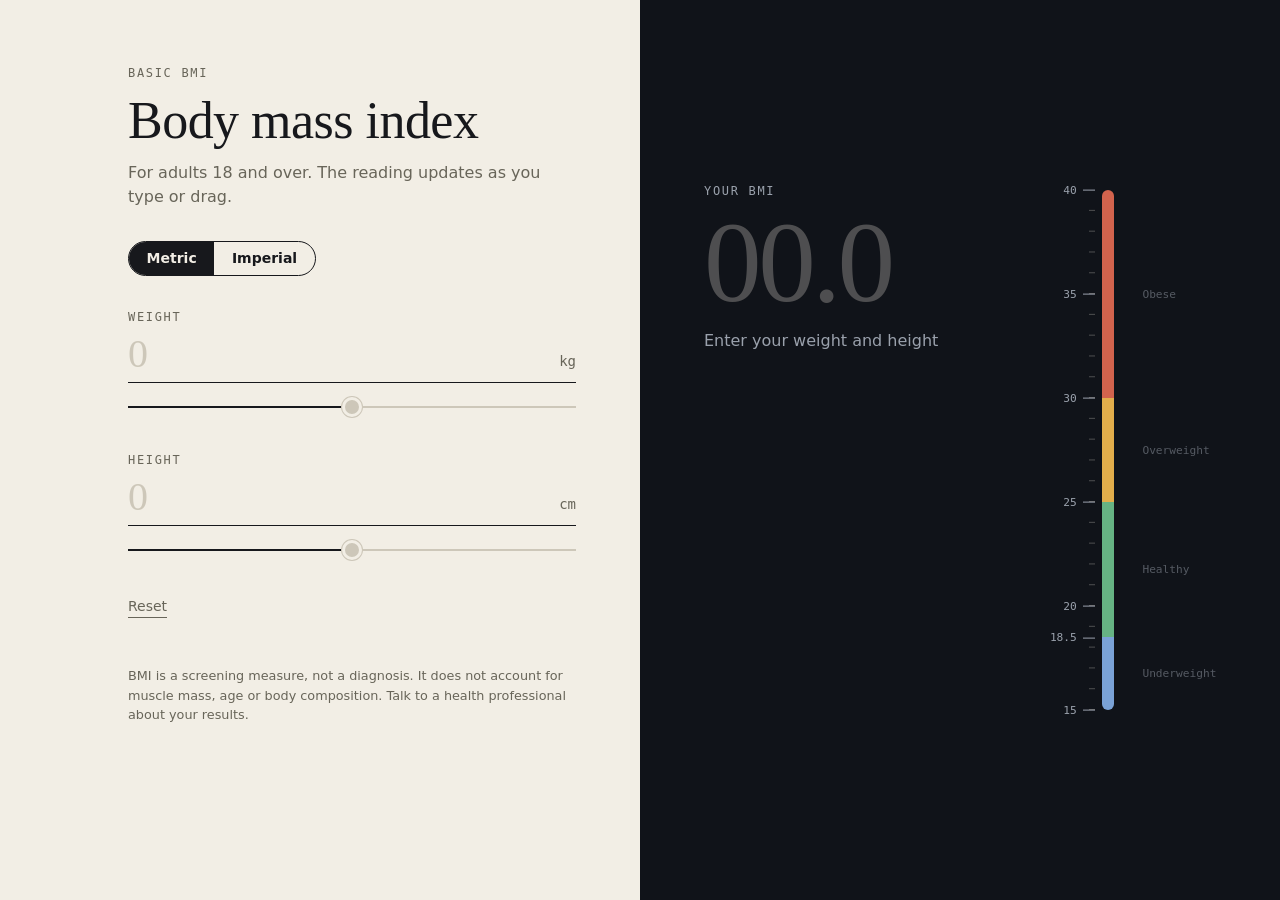
<file: BMI calculator prototype/index.html>
<!DOCTYPE html>
<html lang="en">
<head>
    <meta charset="utf-8">
    <meta name="viewport" content="width=device-width, initial-scale=1">
    <meta name="color-scheme" content="light dark">
    <title>Body Mass Index</title>
    <link rel="stylesheet" href="bmi.css">
</head>
<body>
    <div class="app">

        <main class="panel panel--input">
            <header class="intro">
                <p class="eyebrow">Basic BMI</p>
                <h1>Body mass index</h1>
                <p class="lead">For adults 18 and over. The reading updates as you type or drag.</p>
            </header>

            <form id="bmi-form" novalidate autocomplete="off">
                <fieldset class="units">
                    <legend class="visually-hidden">Units</legend>
                    <label class="units__option">
                        <input type="radio" name="units" value="metric" checked>
                        <span>Metric</span>
                    </label>
                    <label class="units__option">
                        <input type="radio" name="units" value="imperial">
                        <span>Imperial</span>
                    </label>
                </fieldset>

                <div class="field">
                    <label class="field__label" for="weight">Weight</label>
                    <div class="field__row">
                        <div class="input-wrap">
                            <input id="weight" name="weight" type="number" inputmode="decimal"
                                   min="0" step="any" placeholder="0" aria-describedby="weight-error">
                            <span class="input-wrap__unit" data-unit="weight">kg</span>
                        </div>
                    </div>
                    <input class="slider" id="weight-slider" type="range" aria-label="Adjust weight">
                    <p id="weight-error" class="field__error" hidden></p>
                </div>

                <div class="field">
                    <label class="field__label" for="height">Height</label>
                    <div class="field__row">
                        <div class="input-wrap">
                            <input id="height" name="height" type="number" inputmode="decimal"
                                   min="0" step="any" placeholder="0" aria-describedby="height-error">
                            <span class="input-wrap__unit" data-unit="height">cm</span>
                        </div>
                        <div class="input-wrap" id="inches-wrap" hidden>
                            <input id="inches" name="inches" type="number" inputmode="decimal"
                                   min="0" step="any" placeholder="0" aria-label="Height, inches"
                                   aria-describedby="height-error">
                            <span class="input-wrap__unit">in</span>
                        </div>
                    </div>
                    <input class="slider" id="height-slider" type="range" aria-label="Adjust height">
                    <p id="height-error" class="field__error" hidden></p>
                </div>

                <button type="reset" class="reset">Reset</button>
            </form>

            <p class="note">
                BMI is a screening measure, not a diagnosis. It does not account for
                muscle mass, age or body composition. Talk to a health professional
                about your results.
            </p>
        </main>

        <section class="panel panel--readout readout" id="result" data-state="empty"
                 aria-labelledby="readout-title">
            <div class="readout__text">
                <p class="readout__label" id="readout-title">Your BMI</p>
                <p class="readout__value" id="bmi-output" aria-hidden="true">00.0</p>
                <p class="readout__category">
                    <span id="message">Enter your weight and height</span>
                    <span class="readout__detail" id="detail"></span>
                </p>
                <p class="readout__range" id="range"></p>
            </div>

            <div class="gauge" aria-hidden="true">
                <div class="gauge__marks">
                    <span style="bottom:100%">40</span>
                    <span style="bottom:80%">35</span>
                    <span style="bottom:60%">30</span>
                    <span style="bottom:40%">25</span>
                    <span style="bottom:20%">20</span>
                    <span style="bottom:14%">18.5</span>
                    <span style="bottom:0%">15</span>
                </div>
                <div class="gauge__ticks"></div>
                <div class="gauge__bar">
                    <span class="zone zone--obese"></span>
                    <span class="zone zone--over"></span>
                    <span class="zone zone--healthy"></span>
                    <span class="zone zone--under"></span>
                    <span class="gauge__pointer" id="marker"></span>
                </div>
                <div class="gauge__names">
                    <span data-zone="obese" style="bottom:80%">Obese</span>
                    <span data-zone="over" style="bottom:50%">Overweight</span>
                    <span data-zone="healthy" style="bottom:27%">Healthy</span>
                    <span data-zone="under" style="bottom:7%">Underweight</span>
                </div>
            </div>

            <p class="visually-hidden" id="sr-status" aria-live="polite"></p>
        </section>

    </div>

    <script src="bmi.js"></script>
</body>
</html>
</file>
<file: BMI calculator prototype/bmi.css>
:root {
    --paper: #f2eee5;
    --ink: #17181c;
    --muted: #686559;
    --line: #cdc7b9;
    --error: #a8321f;

    --readout-base: #101319;
    --readout-text: #efeadf;
    --readout-muted: #9aa1ac;
    --readout-line: rgba(239, 234, 223, 0.28);

    --under: #7aa2d6;
    --healthy: #66b383;
    --over: #e2ae4b;
    --obese: #d2634d;

    --serif: "Iowan Old Style", "Palatino Linotype", Palatino, "Book Antiqua", Georgia, serif;
    --sans: system-ui, -apple-system, "Segoe UI", Roboto, sans-serif;
    --mono: ui-monospace, "SF Mono", Menlo, Consolas, monospace;

    --gauge-height: clamp(300px, 58vh, 520px);
}

@media (prefers-color-scheme: dark) {
    :root {
        --paper: #17191e;
        --ink: #ece8de;
        --muted: #9b988e;
        --line: #353841;
        --error: #ff9480;
        --readout-base: #0b0d11;
    }
}

*,
*::before,
*::after {
    box-sizing: border-box;
}

body {
    margin: 0;
    background: var(--paper);
    color: var(--ink);
    font-family: var(--sans);
    line-height: 1.5;
}

[hidden] {
    display: none !important;
}

.visually-hidden {
    position: absolute;
    width: 1px;
    height: 1px;
    overflow: hidden;
    clip: rect(0 0 0 0);
    white-space: nowrap;
}

/* ---------- Layout ---------- */

.app {
    display: grid;
    grid-template-columns: 1fr;
    min-height: 100vh;
}

.panel {
    padding: clamp(1.5rem, 5vw, 4rem);
}

@media (min-width: 880px) {
    .app {
        grid-template-columns: minmax(340px, 1fr) minmax(420px, 1fr);
    }

    .panel--input {
        display: flex;
        flex-direction: column;
        align-items: flex-end;
    }

    .panel--input > * {
        width: 100%;
        max-width: 28rem;
    }
}

/* ---------- Input side ---------- */

.eyebrow {
    margin: 0 0 0.75rem;
    font-family: var(--mono);
    font-size: 0.75rem;
    letter-spacing: 0.14em;
    text-transform: uppercase;
    color: var(--muted);
}

h1 {
    margin: 0;
    font-family: var(--serif);
    font-size: clamp(2.25rem, 5vw, 3.25rem);
    font-weight: 400;
    line-height: 1.05;
    letter-spacing: -0.01em;
}

.lead {
    margin: 0.75rem 0 2rem;
    color: var(--muted);
}

/* Unit switch */
.units {
    display: inline-flex;
    margin: 0 0 2rem;
    padding: 0;
    border: 1px solid var(--ink);
    border-radius: 999px;
    overflow: hidden;
}

.units__option {
    position: relative;
    cursor: pointer;
}

.units__option input {
    position: absolute;
    inset: 0;
    opacity: 0;
    cursor: pointer;
}

.units__option span {
    display: block;
    padding: 0.4rem 1.1rem;
    font-size: 0.875rem;
    font-weight: 600;
    transition: background-color 0.2s, color 0.2s;
}

.units__option input:checked + span {
    background: var(--ink);
    color: var(--paper);
}

.units__option input:focus-visible + span {
    outline: 2px solid var(--ink);
    outline-offset: -4px;
}

/* Fields */
.field {
    margin-bottom: 2rem;
}

.field__label {
    display: block;
    font-family: var(--mono);
    font-size: 0.75rem;
    letter-spacing: 0.14em;
    text-transform: uppercase;
    color: var(--muted);
}

.field__row {
    display: flex;
    gap: 1.25rem;
}

.input-wrap {
    position: relative;
    flex: 1;
    min-width: 0;
}

.input-wrap input {
    width: 100%;
    padding: 0.25rem 2.75rem 0.25rem 0;
    font-family: var(--serif);
    font-size: 2.5rem;
    line-height: 1.2;
    color: var(--ink);
    background: transparent;
    border: 0;
    border-bottom: 1px solid var(--ink);
    border-radius: 0;
    appearance: textfield;
    -moz-appearance: textfield;
}

.input-wrap input::placeholder {
    color: var(--line);
}

.input-wrap input::-webkit-outer-spin-button,
.input-wrap input::-webkit-inner-spin-button {
    -webkit-appearance: none;
    margin: 0;
}

.input-wrap input:focus {
    outline: none;
    border-bottom-width: 3px;
    padding-bottom: calc(0.25rem - 2px);
}

.input-wrap input[aria-invalid="true"] {
    border-bottom-color: var(--error);
}

.input-wrap__unit {
    position: absolute;
    right: 0;
    bottom: 0.7rem;
    font-family: var(--mono);
    font-size: 0.875rem;
    color: var(--muted);
    pointer-events: none;
}

.field__error {
    margin: 0.5rem 0 0;
    font-size: 0.85rem;
    color: var(--error);
}

/* Sliders */
.slider {
    --fill: 50%;
    display: block;
    width: 100%;
    height: 1.5rem;
    margin: 0.75rem 0 0;
    background: transparent;
    appearance: none;
    -webkit-appearance: none;
    cursor: pointer;
}

.slider:focus {
    outline: none;
}

.slider::-webkit-slider-runnable-track {
    height: 2px;
    background: linear-gradient(to right, var(--ink) var(--fill), var(--line) var(--fill));
}

.slider::-moz-range-track {
    height: 2px;
    background: var(--line);
}

.slider::-moz-range-progress {
    height: 2px;
    background: var(--ink);
}

/* Until touched, the thumb is muted so it does not suggest a value */
.slider:not([data-touched])::-webkit-slider-thumb {
    background: var(--line);
    box-shadow: 0 0 0 1px var(--line);
}

.slider:not([data-touched])::-moz-range-thumb {
    background: var(--line);
    box-shadow: 0 0 0 1px var(--line);
}

.slider::-webkit-slider-thumb {
    -webkit-appearance: none;
    width: 1.25rem;
    height: 1.25rem;
    margin-top: calc(-0.625rem + 1px);
    background: var(--ink);
    border: 3px solid var(--paper);
    border-radius: 50%;
    box-shadow: 0 0 0 1px var(--ink);
    transition: transform 0.15s;
}

.slider::-moz-range-thumb {
    width: 0.75rem;
    height: 0.75rem;
    background: var(--ink);
    border: 3px solid var(--paper);
    border-radius: 50%;
    box-shadow: 0 0 0 1px var(--ink);
}

.slider:hover::-webkit-slider-thumb,
.slider:focus-visible::-webkit-slider-thumb {
    transform: scale(1.2);
}

.slider:focus-visible::-webkit-slider-thumb {
    box-shadow: 0 0 0 1px var(--ink), 0 0 0 4px var(--paper), 0 0 0 6px var(--ink);
}

.slider:focus-visible::-moz-range-thumb {
    box-shadow: 0 0 0 1px var(--ink), 0 0 0 4px var(--paper), 0 0 0 6px var(--ink);
}

.reset {
    padding: 0;
    font: inherit;
    font-size: 0.875rem;
    color: var(--muted);
    background: none;
    border: 0;
    border-bottom: 1px solid currentColor;
    cursor: pointer;
}

.reset:hover {
    color: var(--ink);
}

.reset:focus-visible {
    outline: 2px solid var(--ink);
    outline-offset: 4px;
}

.note {
    margin: 3rem 0 0;
    font-size: 0.8rem;
    color: var(--muted);
}

/* ---------- Readout side ---------- */

.readout {
    --tint: var(--readout-base);
    display: grid;
    grid-template-columns: 1fr auto;
    gap: 1.5rem;
    align-content: center;
    align-items: start;
    color: var(--readout-text);
    background: color-mix(in srgb, var(--tint) 16%, var(--readout-base));
    transition: background-color 0.7s ease;
}

.readout[data-category="under"]   { --tint: var(--under); }
.readout[data-category="healthy"] { --tint: var(--healthy); }
.readout[data-category="over"]    { --tint: var(--over); }
.readout[data-category="obese"]   { --tint: var(--obese); }
.readout[data-state="empty"]      { --tint: var(--readout-base); }

.readout__text {
    min-width: 0;
    transition: opacity 0.3s;
}

.readout__label {
    margin: 0;
    font-family: var(--mono);
    font-size: 0.75rem;
    letter-spacing: 0.14em;
    text-transform: uppercase;
    color: var(--readout-muted);
}

.readout__value {
    margin: 0.5rem 0 0.75rem;
    font-family: var(--serif);
    font-size: clamp(3.5rem, 9vw, 7.5rem);
    font-weight: 400;
    line-height: 0.95;
    letter-spacing: -0.03em;
    font-variant-numeric: lining-nums tabular-nums;
}

.readout[data-state="empty"] .readout__value {
    color: var(--readout-line);
}

.readout__category {
    margin: 0;
    font-size: 1.25rem;
    font-weight: 600;
}

.readout[data-state="empty"] .readout__category {
    font-size: 1rem;
    font-weight: 400;
    color: var(--readout-muted);
}

.readout[data-state="stale"] .readout__category {
    color: var(--readout-muted);
}

.readout[data-category="under"]   #message { color: var(--under); }
.readout[data-category="healthy"] #message { color: var(--healthy); }
.readout[data-category="over"]    #message { color: var(--over); }
.readout[data-category="obese"]   #message { color: var(--obese); }
.readout[data-state="empty"] #message,
.readout[data-state="stale"] #message { color: var(--readout-muted); }

.readout__detail {
    display: block;
    margin-top: 0.1rem;
    font-size: 1rem;
    font-weight: 400;
    color: var(--readout-muted);
}

.readout__range {
    margin: 0.5rem 0 0;
    font-size: 0.9rem;
    color: var(--readout-muted);
}

.readout[data-state="stale"] .readout__value,
.readout[data-state="stale"] .readout__range {
    opacity: 0.35;
}

/* Gauge: BMI 15 (bottom) to 40 (top), 4% of the height per BMI point */
.gauge {
    display: grid;
    grid-template-columns: 2.5rem 0.75rem 0.75rem 6rem;
    column-gap: 0.4rem;
    height: var(--gauge-height);
    margin: 0.5rem 0;
    font-family: var(--mono);
    font-size: 0.7rem;
    color: var(--readout-muted);
}

.gauge > * {
    position: relative;
    height: 100%;
}

.gauge__marks span,
.gauge__names span {
    position: absolute;
    transform: translateY(50%);
    line-height: 1;
    white-space: nowrap;
}

.gauge__marks span {
    right: 0;
}

/* A tick at every label, so threshold values like 18.5 line up with the ruler */
.gauge__marks span::after {
    content: "";
    position: absolute;
    top: 50%;
    left: calc(100% + 0.4rem);
    width: 0.75rem;
    height: 1px;
    background: var(--readout-muted);
}

.gauge__ticks {
    background: linear-gradient(to top, var(--readout-line) 1px, transparent 1px)
        right bottom / 0.375rem 4% repeat-y;
}

.gauge__bar {
    display: flex;
    flex-direction: column;
    border-radius: 6px;
}

.zone {
    display: block;
}

.zone--obese   { flex: 40; background: var(--obese);   border-radius: 6px 6px 0 0; }
.zone--over    { flex: 20; background: var(--over); }
.zone--healthy { flex: 26; background: var(--healthy); }
.zone--under   { flex: 14; background: var(--under);   border-radius: 0 0 6px 6px; }

.gauge__pointer {
    position: absolute;
    left: -0.6rem;
    right: -0.6rem;
    bottom: 0;
    height: 0;
    border-top: 2px solid var(--readout-text);
    opacity: 0;
    transition: bottom 0.7s cubic-bezier(0.2, 0.8, 0.2, 1), opacity 0.3s;
}

.gauge__pointer::after {
    content: "";
    position: absolute;
    top: -6px;
    right: -0.45rem;
    border: 5px solid transparent;
    border-right-color: var(--readout-text);
    border-left-width: 0;
    transform: translateX(100%);
}

.readout:not([data-state="empty"]) .gauge__pointer {
    opacity: 1;
}

.readout[data-state="stale"] .gauge__pointer {
    opacity: 0.35;
}

.gauge__names span {
    left: 1.4rem;
    opacity: 0.5;
    transition: opacity 0.3s, color 0.3s;
}

.readout[data-category="under"]   [data-zone="under"],
.readout[data-category="healthy"] [data-zone="healthy"],
.readout[data-category="over"]    [data-zone="over"],
.readout[data-category="obese"]   [data-zone="obese"] {
    opacity: 1;
    color: var(--readout-text);
}

.readout[data-state="empty"] .gauge__names span {
    opacity: 0.5;
}

@media (max-width: 879px) {
    .readout {
        --gauge-height: 340px;
    }
}

@media (max-width: 420px) {
    .gauge__marks span::after {
        left: calc(100% + 0.3rem);
        width: 0.5rem;
    }

    .gauge {
        grid-template-columns: 2rem 0.5rem 0.75rem 5.5rem;
        column-gap: 0.3rem;
    }

    .gauge__ticks {
        background-size: 0.25rem 4%;
    }
}

@media (prefers-reduced-motion: reduce) {
    *,
    *::before,
    *::after {
        transition-duration: 0.01ms !important;
    }
}
</file>
